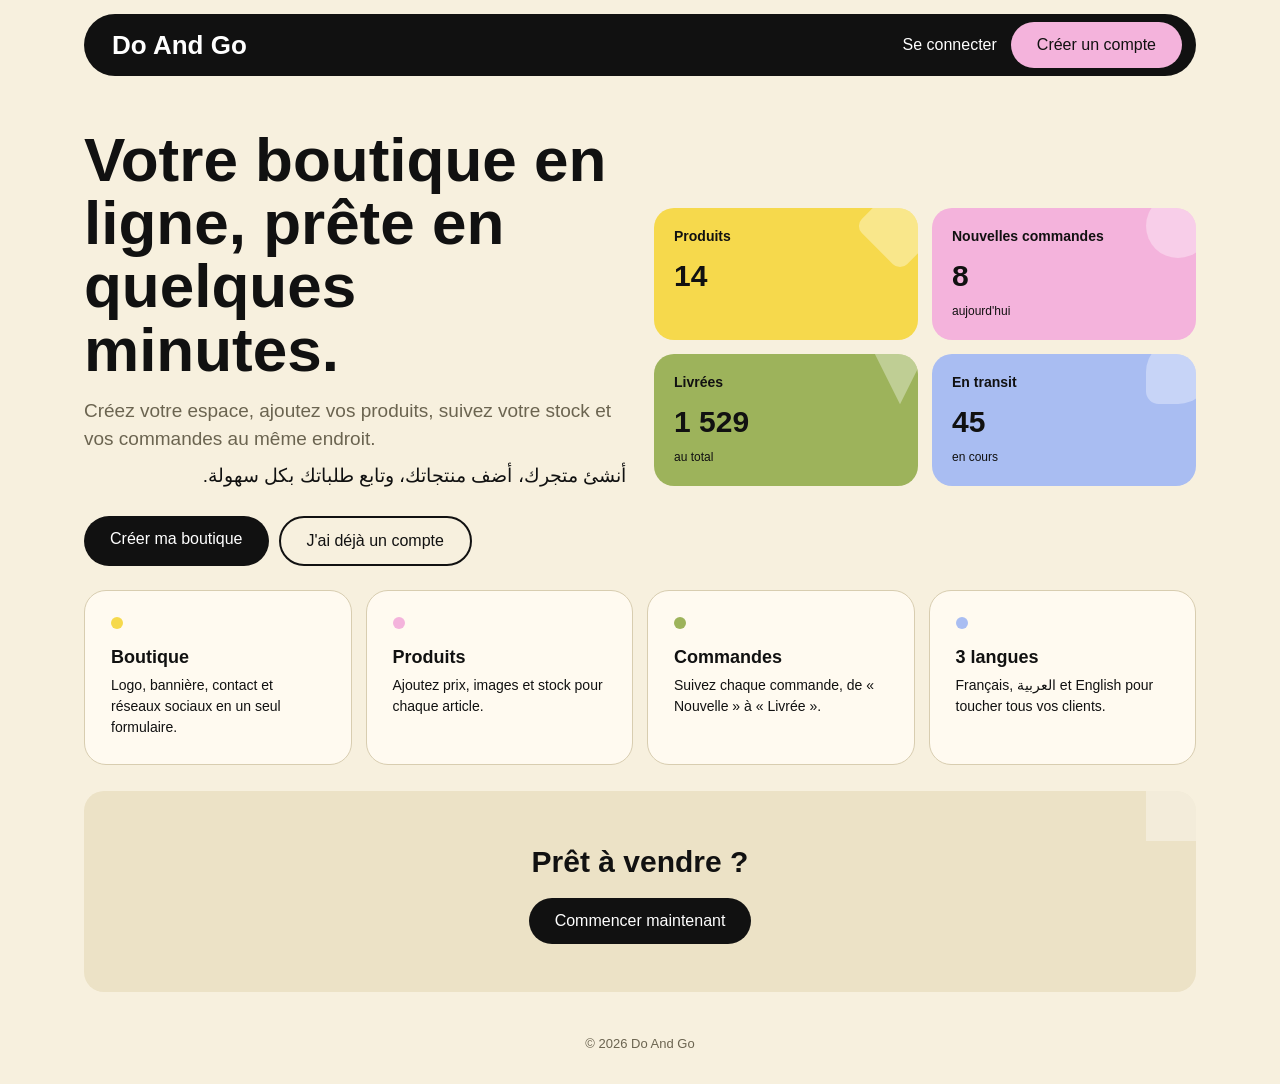
<file: index.html>
<!DOCTYPE html>
<html lang="en">
<head>
    <meta charset="UTF-8">
    <meta name="viewport" content="width=device-width, initial-scale=1.0">
    <title>Do And Go - Votre boutique en ligne</title>
    <link href="style.css" rel="stylesheet">
</head>
<body>
    <div class="wrap">
        <div class="top"><span class="brand">Do And Go</span>
            <nav>
                <a href="se_connecter.html">Se connecter</a>
                <a href="signup.html" class="pill pk">Créer un compte</a>
            </nav>
        </div>
        <section class="hero">
            <div>
                <h1>Votre boutique en ligne, prête en quelques minutes.</h1>
                <p class="lead">Créez votre espace, ajoutez vos produits, suivez votre stock et vos commandes au même endroit.</p>
                <p class="ar" dir="rtl">أنشئ متجرك، أضف منتجاتك، وتابع طلباتك بكل سهولة.</p>
                <div class="btns">
                    <a href="signup.html" class="pill">Créer ma boutique</a>
                    <a href="se_connecter.html" class="pill out">J'ai déjà un compte</a>
                </div>
            </div>
            <div class="grid" style="grid-template-columns:1fr 1fr">
                <div class="tile t-yellow">
                    <h6>Produits</h6>
                    <div class="n">14</div>
                </div>
                <div class="tile t-pink">
                    <h6>Nouvelles commandes</h6>
                    <div class="n">8</div><small>aujourd'hui</small>
                </div>
                <div class="tile t-green">
                    <h6>Livrées</h6>
                    <div class="n">1 529</div><small>au total</small>
                </div>
                <div class="tile t-blue">
                    <h6>En transit</h6>
                    <div class="n">45</div><small>en cours</small>
                </div>
            </div>
        </section>
        <section class="grid gf">
            <div class="panel"><span class="dot" style="background:#f6d94c"></span>
                <h5>Boutique</h5>
                <p>Logo, bannière, contact et réseaux sociaux en un seul formulaire.</p>
            </div>
            <div class="panel"><span class="dot" style="background:#f4b3dc"></span>
                <h5>Produits</h5>
                <p>Ajoutez prix, images et stock pour chaque article.</p>
            </div>
            <div class="panel"><span class="dot" style="background:#9db35b"></span>
                <h5>Commandes</h5>
                <p>Suivez chaque commande, de « Nouvelle » à « Livrée ».</p>
            </div>
            <div class="panel"><span class="dot" style="background:#a9bdf2"></span>
                <h5>3 langues</h5>
                <p>Français, العربية et English pour toucher tous vos clients.</p>
            </div>
        </section>
        <section class="tile t-sand cta">
            <h2>Prêt à vendre ?</h2>
            <a href="signup.html" class="pill">Commencer maintenant</a>
        </section>
        <footer>© 2026 Do And Go</footer>
    </div>
</body>
</html>
</file>
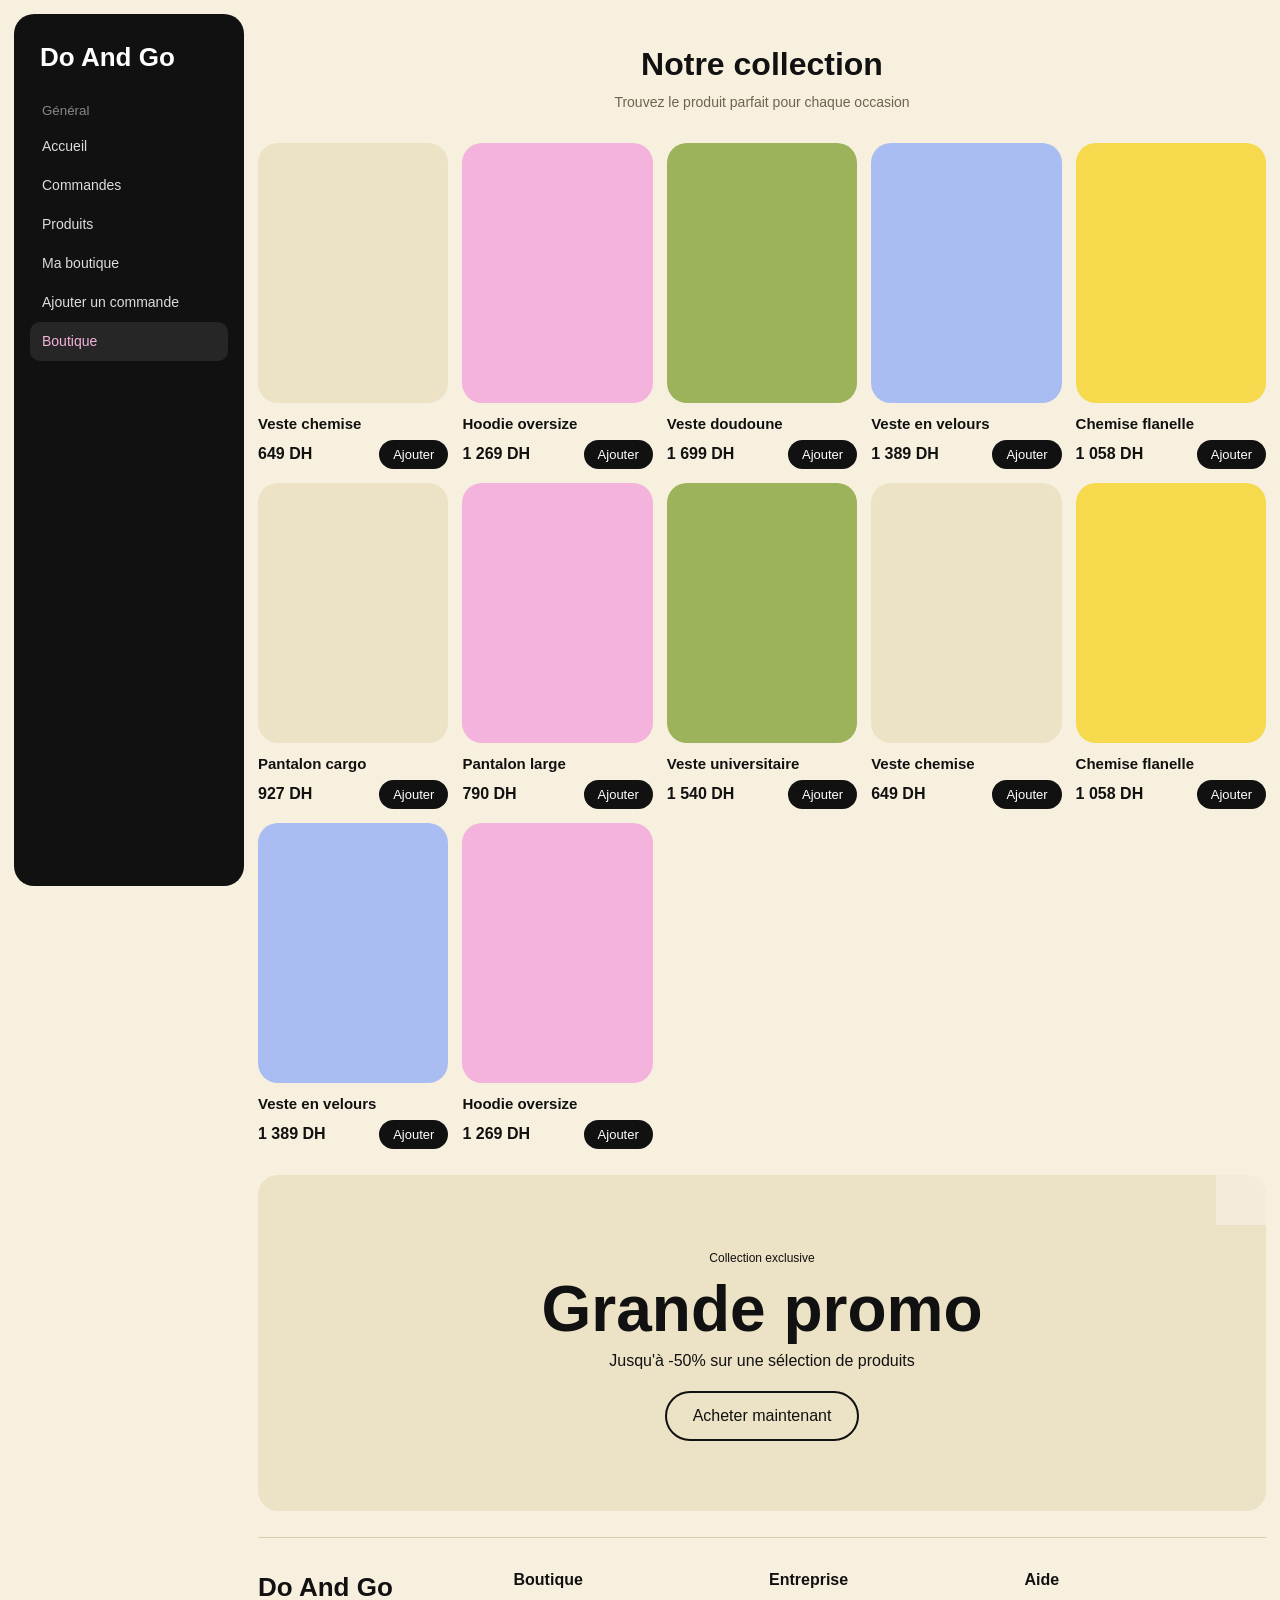
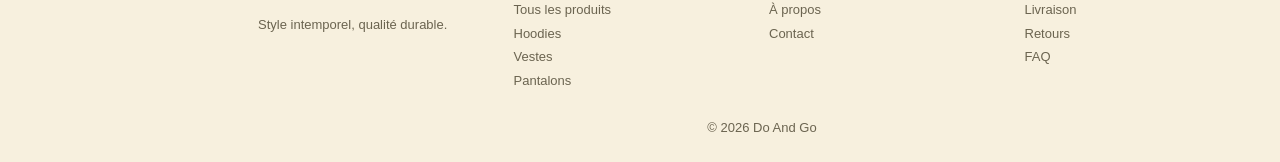
<file: boutique.html>
<!DOCTYPE html>
<html>

<head>
    <meta charset="UTF-8">
    <meta name="viewport" content="width=device-width, initial-scale=1.0">
    <title>Boutique</title>
    <link href="style.css" rel="stylesheet">
</head>

<body>
    <div class="shell">
        <aside class="side">
            <div class="brand">Do And Go</div>
            <small>Général</small>
            <a href="index.html">Accueil</a>
            <a href="cont.html">Commandes</a>
            <a href="produit.html">Produits</a>
            <a href="votre_boutique.html">Ma boutique</a>
            <a href="commande.html">Ajouter un commande</a>
            <a href="boutique.html" class="on">Boutique</a>
        </aside>
        <main class="main">
        <section class="center shop-head">
            <h1 class="hello">Notre collection</h1>
            <p class="sub">Trouvez le produit parfait pour chaque occasion</p>
        </section>

        <section class="grid g4 products">
            <article class="card">
                <div class="pimg t-sand"></div>
                <h5>Veste chemise</h5>
                <div class="row"><b>649 DH</b><a href="#" class="pill add">Ajouter</a></div>
            </article>
            <article class="card">
                <div class="pimg t-pink"></div>
                <h5>Hoodie oversize</h5>
                <div class="row"><b>1 269 DH</b><a href="#" class="pill add">Ajouter</a></div>
            </article>
            <article class="card">
                <div class="pimg t-green"></div>
                <h5>Veste doudoune</h5>
                <div class="row"><b>1 699 DH</b><a href="#" class="pill add">Ajouter</a></div>
            </article>
            <article class="card">
                <div class="pimg t-blue"></div>
                <h5>Veste en velours</h5>
                <div class="row"><b>1 389 DH</b><a href="#" class="pill add">Ajouter</a></div>
            </article>
            <article class="card">
                <div class="pimg t-yellow"></div>
                <h5>Chemise flanelle</h5>
                <div class="row"><b>1 058 DH</b><a href="#" class="pill add">Ajouter</a></div>
            </article>
            <article class="card">
                <div class="pimg t-sand"></div>
                <h5>Pantalon cargo</h5>
                <div class="row"><b>927 DH</b><a href="#" class="pill add">Ajouter</a></div>
            </article>
            <article class="card">
                <div class="pimg t-pink"></div>
                <h5>Pantalon large</h5>
                <div class="row"><b>790 DH</b><a href="#" class="pill add">Ajouter</a></div>
            </article>
            <article class="card">
                <div class="pimg t-green"></div>
                <h5>Veste universitaire</h5>
                <div class="row"><b>1 540 DH</b><a href="#" class="pill add">Ajouter</a></div>
            </article>
            <article class="card">
                <div class="pimg t-sand"></div>
                <h5>Veste chemise</h5>
                <div class="row"><b>649 DH</b><a href="#" class="pill add">Ajouter</a></div>
            </article>
            <article class="card">
                <div class="pimg t-yellow"></div>
                <h5>Chemise flanelle</h5>
                <div class="row"><b>1 058 DH</b><a href="#" class="pill add">Ajouter</a></div>
            </article>
            <article class="card">
                <div class="pimg t-blue"></div>
                <h5>Veste en velours</h5>
                <div class="row"><b>1 389 DH</b><a href="#" class="pill add">Ajouter</a></div>
            </article>
            <article class="card">
                <div class="pimg t-pink"></div>
                <h5>Hoodie oversize</h5>
                <div class="row"><b>1 269 DH</b><a href="#" class="pill add">Ajouter</a></div>
            </article>
        </section>

        <section class="tile t-sand promo">
            <small>Collection exclusive</small>
            <h2>Grande promo</h2>
            <p>Jusqu'à -50% sur une sélection de produits</p>
            <a href="#" class="pill out">Acheter maintenant</a>
        </section>

        <footer class="foot">
            <div class="grid gf">
                <div>
                    <div class="brand">Do And Go</div>
                    <p class="muted">Style intemporel, qualité durable.</p>
                </div>
                <div>
                    <h5>Boutique</h5>
                    <a href="#">Tous les produits</a>
                    <a href="#">Hoodies</a>
                    <a href="#">Vestes</a>
                    <a href="#">Pantalons</a>
                </div>
                <div>
                    <h5>Entreprise</h5>
                    <a href="#">À propos</a>
                    <a href="#">Contact</a>
                </div>
                <div>
                    <h5>Aide</h5>
                    <a href="#">Livraison</a>
                    <a href="#">Retours</a>
                    <a href="#">FAQ</a>
                </div>
            </div>
            <p class="copy">© 2026 Do And Go</p>
        </footer>
        </main>
    </div>
</body>

</html>
</file>
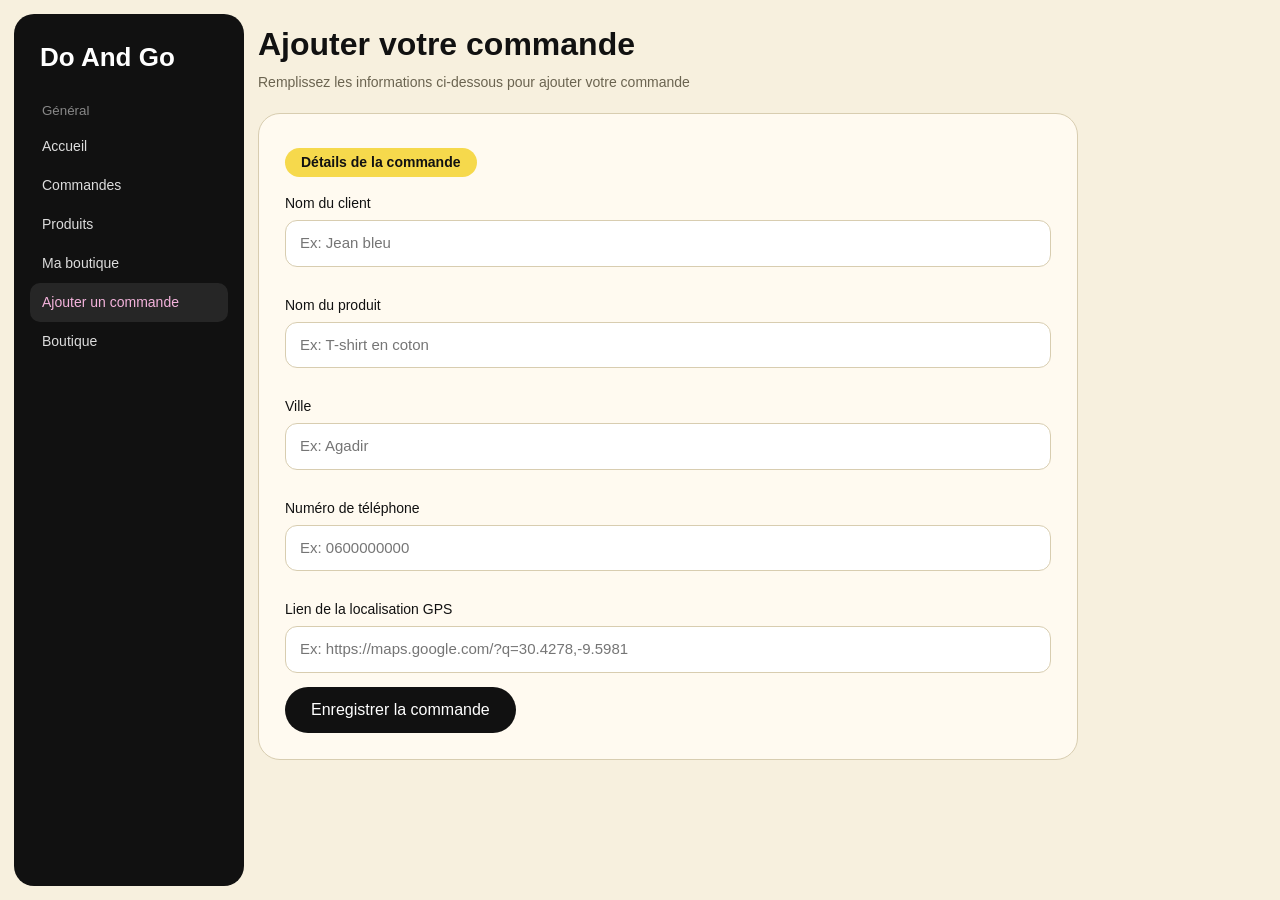
<file: commande.html>
<!DOCTYPE html>
<html>
<head>
    <meta charset="UTF-8">
    <meta name="viewport" content="width=device-width, initial-scale=1.0">
    <title>Ajouter une commande</title>
    <link href="style.css" rel="stylesheet">
</head>
<body>
    <div class="shell">
    <aside class="side">
      <div class="brand">Do And Go</div>
      <small>Général</small>
      <a href="index.html">Accueil</a>
      <a href="cont.html">Commandes</a>
      <a href="produit.html">Produits</a>
      <a href="votre_boutique.html">Ma boutique</a>
      <a href="commande.html" class="on">Ajouter un commande</a>
      <a href="boutique.html">Boutique</a>
    </aside>

    <main class="main">
      <h1 class="hello">Ajouter votre commande</h1>
      <p class="sub">Remplissez les informations ci-dessous pour ajouter votre commande</p>

      <form action="cont.html" method="get" class="panel" style="max-width:820px">
        <span class="sec">Détails de la commande</span>
        <div class="grid g2">
          <div class="field full">
            <label for="pn">Nom du client</label>
            <input type="text" id="pn" placeholder="Ex: Jean bleu" required>
          </div>
          <div class="field full">
            <label for="pn">Nom du produit</label>
            <input type="text" id="pn" placeholder="Ex: T-shirt en coton" required>
          </div>
          <div class="field full">
            <label for="pn">Ville</label>
            <input type="text" id="pn" placeholder="Ex: Agadir" required>
          </div>
          <div class="field full">
            <label for="pn">Numéro de téléphone</label>
            <input type="text" id="pn" placeholder="Ex: 0600000000" required>
          </div>
          <div class="field full">
            <label for="pn">Lien de la localisation GPS</label>
            <input type="url" id="pn" placeholder="Ex: https://maps.google.com/?q=30.4278,-9.5981" required>
          </div>
        </div>
        <button class="pill" type="submit">Enregistrer la commande</button>
      </form>
    </main>
  </div>
</body>
</html>
</file>
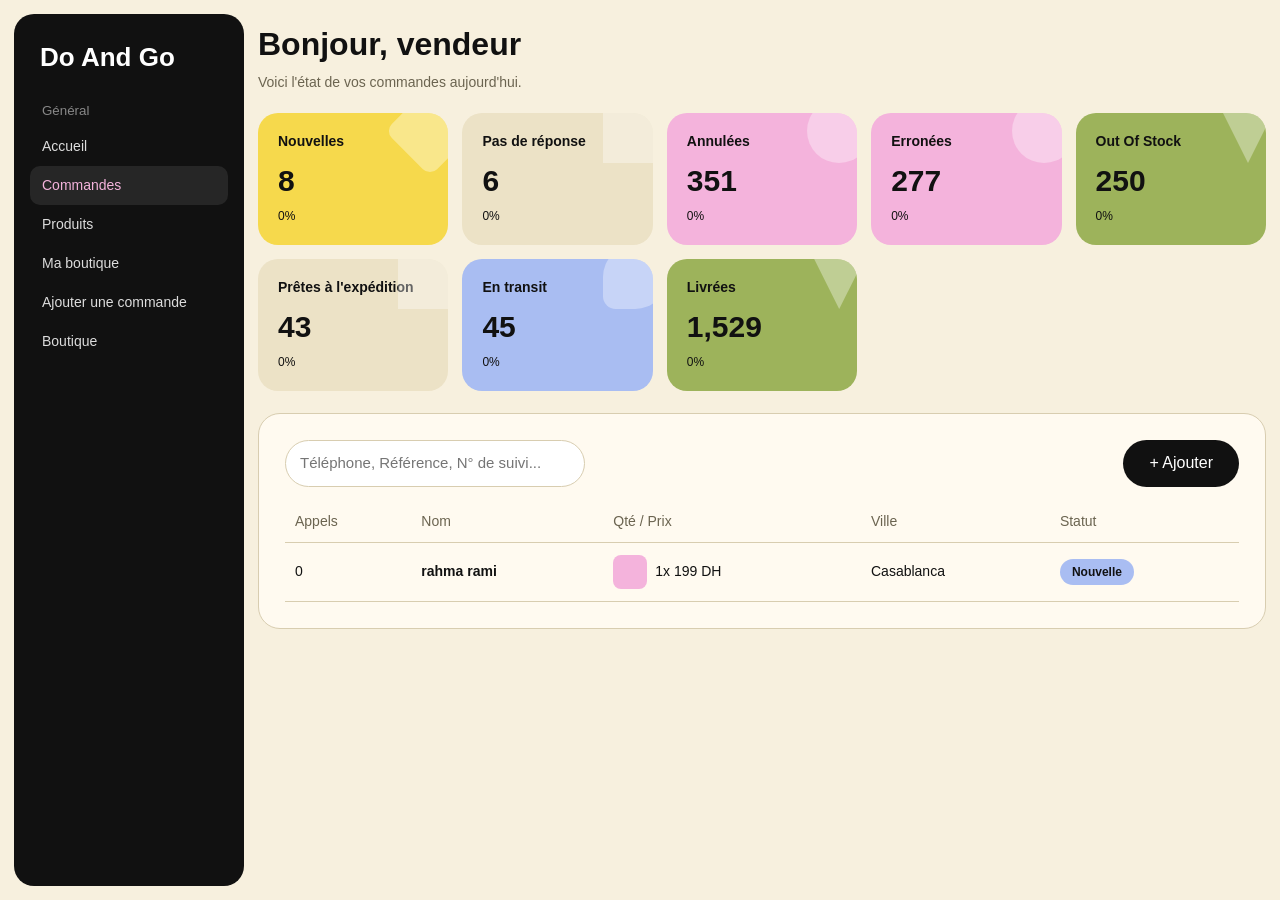
<file: cont.html>
<!DOCTYPE html>
<html>
<head>
    <meta charset="UTF-8">
    <meta name="viewport" content="width=device-width, initial-scale=1.0">
    <title>Tableau de bord - Commandes</title>
    <link href="style.css" rel="stylesheet">
</head>
<body>
    <div class="shell">
        <aside class="side">
            <div class="brand">Do And Go</div>
            <small>Général</small>
            <a href="index.html">Accueil</a>
            <a href="cont.html" class="on">Commandes</a>
            <a href="produit.html">Produits</a>
            <a href="votre_boutique.html">Ma boutique</a>
            <a href="commande.html">Ajouter une commande</a>
            <a href="boutique.html">Boutique</a>
        </aside>
        <main class="main">
            <h1 class="hello">Bonjour, vendeur</h1>
            <p class="sub">Voici l'état de vos commandes aujourd'hui.</p>
            <div class="grid g4 mb">
                <div class="tile t-yellow">
                    <h6>Nouvelles</h6>
                    <div class="n">8</div><small>0%</small>
                </div>
                <div class="tile t-sand">
                    <h6>Pas de réponse</h6>
                    <div class="n">6</div><small>0%</small>
                </div>
                <div class="tile t-pink">
                    <h6>Annulées</h6>
                    <div class="n">351</div><small>0%</small>
                </div>
                <div class="tile t-pink">
                    <h6>Erronées</h6>
                    <div class="n">277</div><small>0%</small>
                </div>
                <div class="tile t-green">
                    <h6>Out Of Stock</h6>
                    <div class="n">250</div><small>0%</small>
                </div>
                <div class="tile t-sand">
                    <h6>Prêtes à l'expédition</h6>
                    <div class="n">43</div><small>0%</small>
                </div>
                <div class="tile t-blue">
                    <h6>En transit</h6>
                    <div class="n">45</div><small>0%</small>
                </div>
                <div class="tile t-green">
                    <h6>Livrées</h6>
                    <div class="n">1,529</div><small>0%</small>
                </div>
            </div>
            <div class="panel">
                <div class="toolbar">
                    <input class="search" placeholder="Téléphone, Référence, N° de suivi...">
                    <a href="commande.html" class="pill">+ Ajouter</a>
                </div>
                <div class="tbl-wrap">
                    <table class="tbl">
                        <thead>
                            <tr>
                                <th>Appels</th>
                                <th>Nom</th>
                                <th>Qté / Prix</th>
                                <th>Ville</th>
                                <th>Statut</th>
                            </tr>
                        </thead>
                        <tbody>
                            <tr>
                                <td>0</td>
                                <td><b>rahma rami</b></td>
                                <td><span class="thumb"></span>1x 199 DH</td>
                                <td>Casablanca</td>
                                <td><span class="chip">Nouvelle</span></td>
                            </tr>
                        </tbody>
                    </table>
                </div>
            </div>
        </main>
    </div>
</body>
</html>
</file>
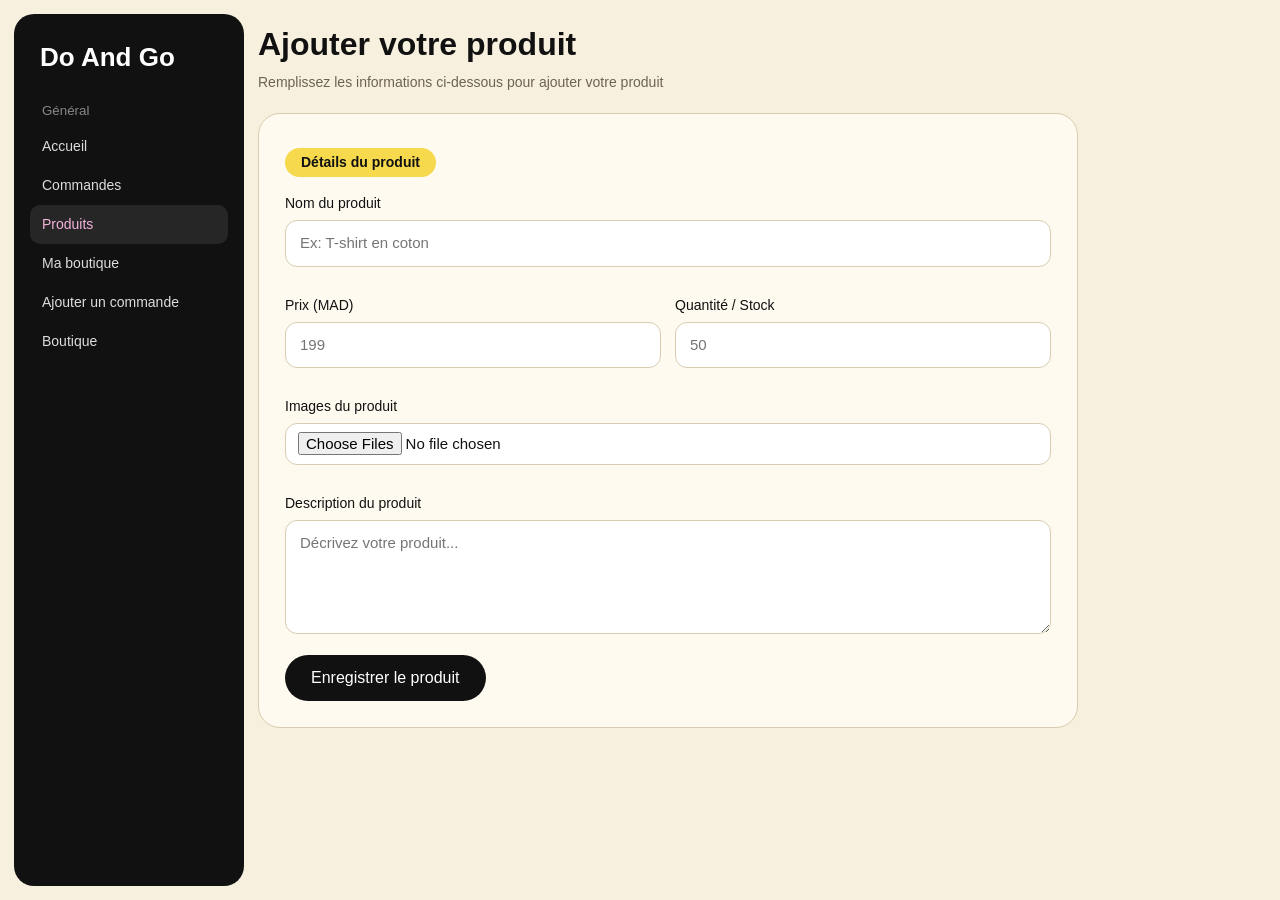
<file: produit.html>
<!DOCTYPE html>
<html>
<head>
    <meta charset="UTF-8">
    <meta name="viewport" content="width=device-width, initial-scale=1.0">
    <title>Ajouter un produit</title>
    <link href="style.css" rel="stylesheet">
</head>
<body>
    <div class="shell">
        <aside class="side">
            <div class="brand">Do And Go</div>
            <small>Général</small>
            <a href="index.html">Accueil</a>
            <a href="cont.html">Commandes</a>
            <a href="produit.html" class="on">Produits</a>
            <a href="votre_boutique.html">Ma boutique</a>
            <a href="commande.html">Ajouter un commande</a>
            <a href="boutique.html">Boutique</a>
        </aside>
        <main class="main">
            <h1 class="hello">Ajouter votre produit</h1>
            <p class="sub">Remplissez les informations ci-dessous pour ajouter votre produit</p>
            <form action="cont.html" class="panel" style="max-width:820px">
                <span class="sec">Détails du produit</span>
                <div class="grid g2">
                    <div class="field full">
                        <label for="pn">Nom du produit</label>
                        <input type="text" id="pn" placeholder="Ex: T-shirt en coton" required>
                    </div>
                    <div class="field">
                        <label for="pp">Prix (MAD)</label>
                        <input type="number" id="pp" placeholder="199" required>
                    </div>
                    <div class="field">
                        <label for="ps">Quantité / Stock</label>
                        <input type="number" id="ps" placeholder="50" required>
                    </div>
                    <div class="field full">
                        <label for="pi">Images du produit</label>
                        <input type="file" id="pi" multiple accept="image/*" required>
                    </div>
                    <div class="field full">
                        <label for="pd">Description du produit</label>
                        <textarea id="pd" rows="4" placeholder="Décrivez votre produit..."></textarea>
                    </div>
                </div>
                <button class="pill" type="submit">Enregistrer le produit</button>
            </form>
        </main>
    </div>
</body>
</html>
</file>
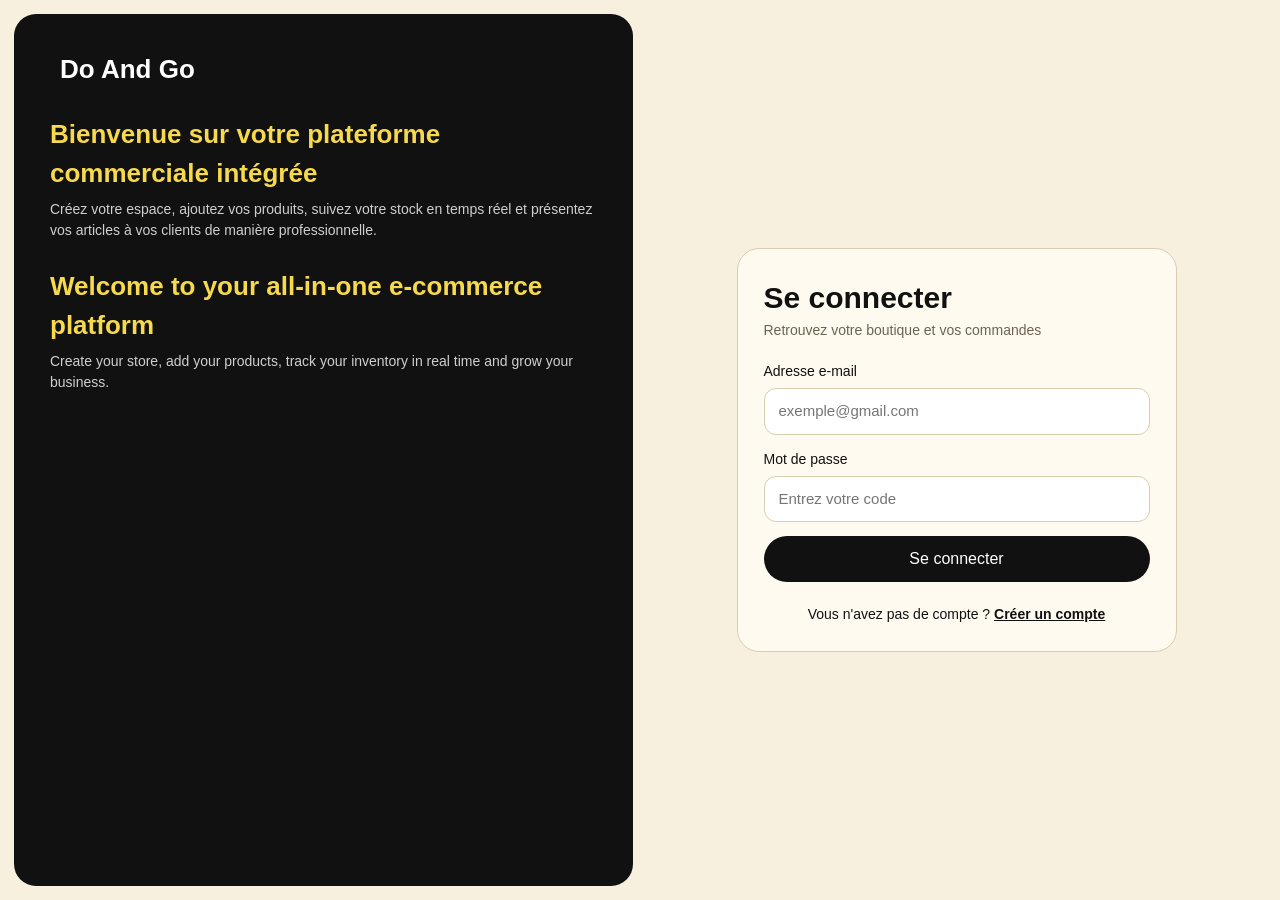
<file: se_connecter.html>
<!DOCTYPE html>
<html>
<head>
    <meta charset="UTF-8">
    <meta name="viewport" content="width=device-width, initial-scale=1.0">
    <title>Se connecter</title>
    <link href="style.css" rel="stylesheet">
</head>
<body>
    <div class="auth">
        <div class="auth-l">
            <div class="brand">Do And Go</div>
            <h2>Bienvenue sur votre plateforme commerciale intégrée</h2>
            <p>Créez votre espace, ajoutez vos produits, suivez votre stock en temps réel et présentez vos articles à
                vos clients de manière professionnelle.</p>
            <h2>Welcome to your all-in-one e-commerce platform</h2>
            <p>Create your store, add your products, track your inventory in real time and grow your business.</p>
        </div>
        <div class="auth-r">
            <div class="panel auth-box">
                <h1 class="hello">Se connecter</h1>
                <p class="sub">Retrouvez votre boutique et vos commandes</p>
                <form action="votre_boutique.html">
                    <div class="field">
                        <label for="gmail">Adresse e-mail</label>
                        <input type="email" id="gmail" placeholder="exemple@gmail.com" required>
                    </div>
                    <div class="field">
                        <label for="code">Mot de passe</label>
                        <input type="password" id="code" placeholder="Entrez votre code" required>
                    </div>
                    <button class="pill w100" type="submit">Se connecter</button>
                </form>
                <p class="center mt">Vous n'avez pas de compte ? <a href="signup.html"><b>Créer un compte</b></a></p>
            </div>
        </div>
    </div>
</body>
</html>
</file>
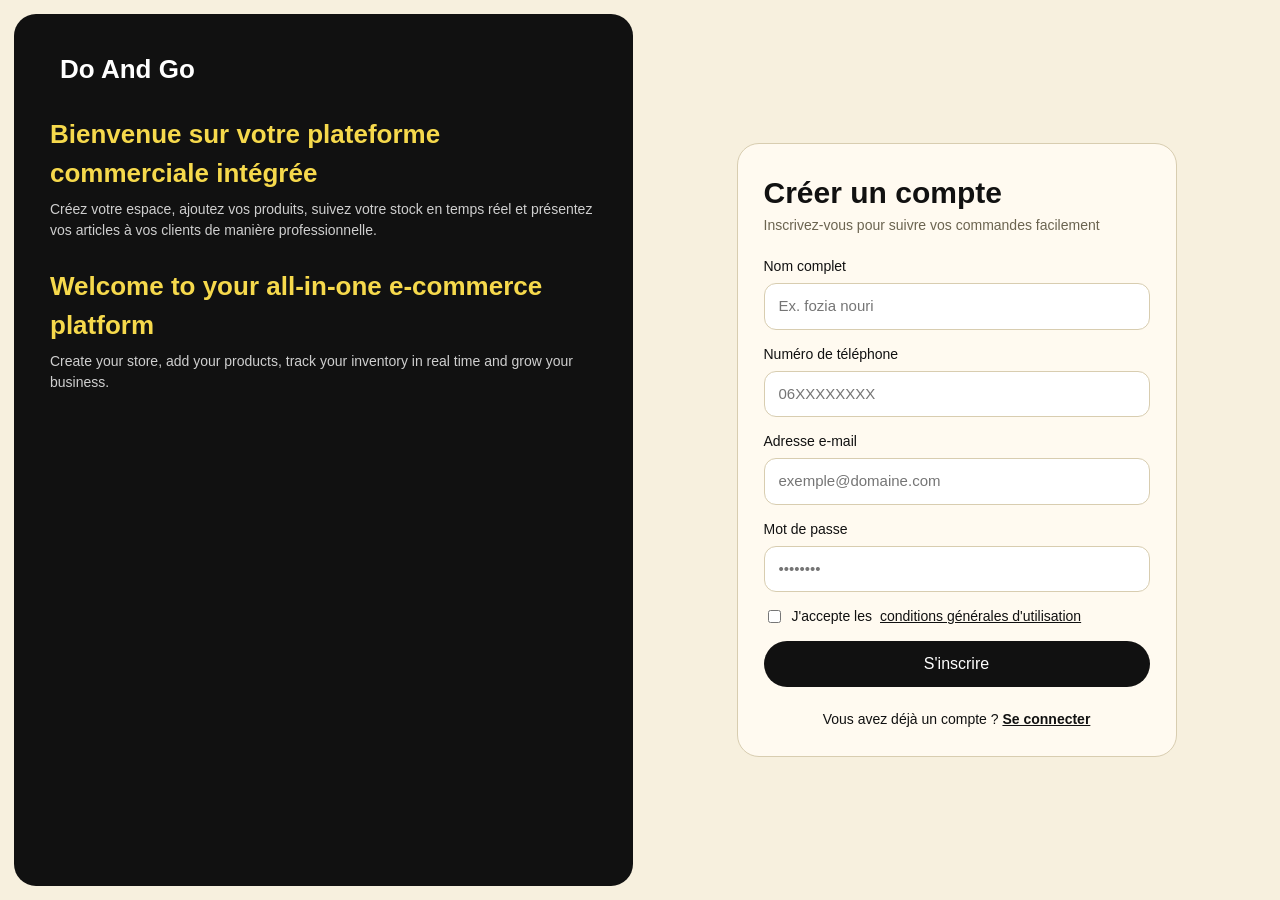
<file: signup.html>
<!DOCTYPE html>
<html lang="en">
<head>
    <meta charset="UTF-8">
    <meta name="viewport" content="width=device-width, initial-scale=1.0">
    <title>Créer un compte</title>
    <link href="style.css" rel="stylesheet">
</head>
<body>
    <div class="auth">
        <div class="auth-l">
            <div class="brand">Do And Go</div>
            <h2>Bienvenue sur votre plateforme commerciale intégrée</h2>
            <p>Créez votre espace, ajoutez vos produits, suivez votre stock en temps réel et présentez vos articles à
                vos clients de manière professionnelle.</p>
            <h2>Welcome to your all-in-one e-commerce platform</h2>
            <p>Create your store, add your products, track your inventory in real time and grow your business.</p>
        </div>
        <div class="auth-r">
            <div class="panel auth-box">
                <h1 class="hello">Créer un compte</h1>
                <p class="sub">Inscrivez-vous pour suivre vos commandes facilement</p>
                <form action="se_connecter.html">
                    <div class="field">
                        <label for="fn">Nom complet</label>
                        <input id="fn" placeholder="Ex. fozia nouri" required>
                    </div>
                    <div class="field">
                        <label for="ph">Numéro de téléphone</label>
                        <input type="tel" id="ph" placeholder="06XXXXXXXX" required>
                    </div>
                    <div class="field">
                        <label for="em">Adresse e-mail</label>
                        <input type="email" id="em" placeholder="exemple@domaine.com" required>
                    </div>
                    <div class="field">
                        <label for="pw">Mot de passe</label>
                        <input type="password" id="pw" placeholder="••••••••" required>
                    </div>
                    <div class="field">
                        <label class="check" for="ter"><input type="checkbox" id="ter" required>J'accepte les <a href="conditions.html">conditions générales d'utilisation</a></label>
                    </div>
                    <button class="pill w100" type="submit">S'inscrire</button>
                </form>
                <p class="center mt">Vous avez déjà un compte ? <a href="se_connecter.html"><b>Se connecter</b></a></p>
            </div>
        </div>
    </div>
</body>
</html>
</file>
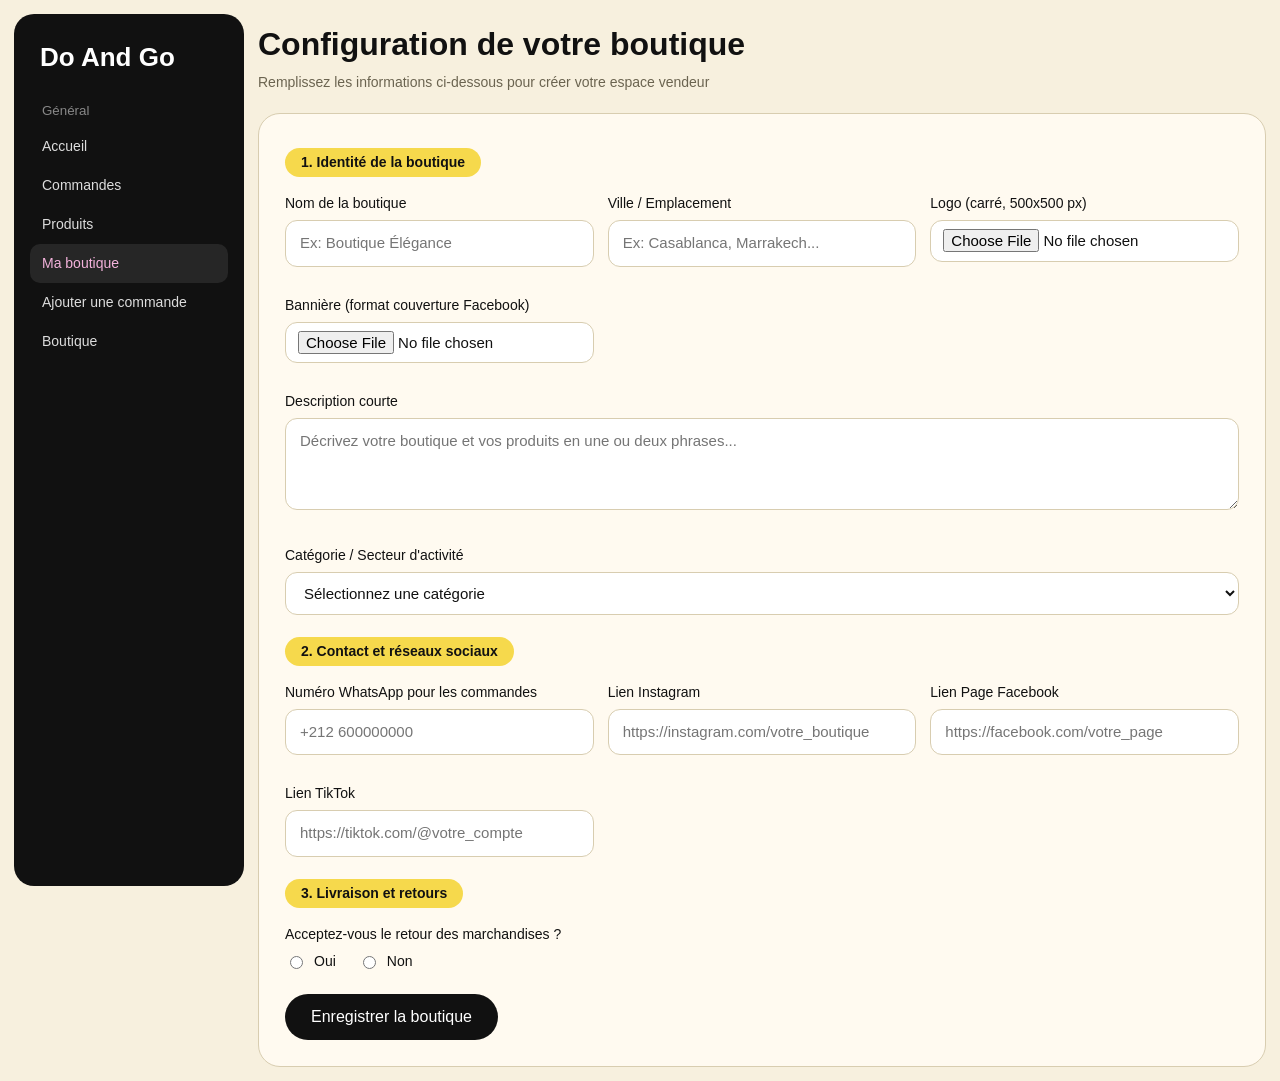
<file: votre_boutique.html>
<!DOCTYPE html>
<html lang="en">
<head>
    <meta charset="UTF-8">
    <meta name="viewport" content="width=device-width, initial-scale=1.0">
    <title>Configuration de la boutique</title>
    <link href="style.css" rel="stylesheet">
</head>
<body>
   <div class="shell">
        <aside class="side">
            <div class="brand">Do And Go</div>
            <small>Général</small>
            <a href="index.html">Accueil</a>
            <a href="cont.html">Commandes</a>
            <a href="produit.html">Produits</a>
            <a href="votre_boutique.html" class="on">Ma boutique</a>
            <a href="commande.html">Ajouter une commande</a>
            <a href="boutique.html">Boutique</a>
        </aside>
        <main class="main">
            <h1 class="hello">Configuration de votre boutique</h1>
            <p class="sub">Remplissez les informations ci-dessous pour créer votre espace vendeur</p>
            <form action="produit.html" class="panel">
                <span class="sec">1. Identité de la boutique</span>
                <div class="grid g2">
                    <div class="field">
                        <label for="sn">Nom de la boutique</label>
                        <input id="sn" placeholder="Ex: Boutique Élégance" required>
                    </div>
                    <div class="field">
                        <label for="sl">Ville / Emplacement</label>
                        <input id="sl" placeholder="Ex: Casablanca, Marrakech..." required>
                    </div>
                    <div class="field">
                        <label for="lg">Logo (carré, 500x500 px)</label>
                        <input type="file" id="lg" accept="image/*">
                    </div>
                    <div class="field">
                        <label for="bn">Bannière (format couverture Facebook)</label>
                        <input type="file" id="bn" accept="image/*">
                    </div>
                    <div class="field full">
                        <label for="ds">Description courte</label>
                        <textarea id="ds" rows="3" placeholder="Décrivez votre boutique et vos produits en une ou deux phrases..."></textarea>
                    </div>
                    <div class="field full"><label for="ct">Catégorie / Secteur d'activité</label>
                        <select id="ct" required>
                            <option value="" selected disabled>Sélectionnez une catégorie</option>
                            <option>Vêtements et Mode</option>
                            <option>Électronique et High-Tech</option>
                            <option>Produits du terroir et Maghreb</option>
                            <option>Maison et Décoration</option>
                            <option>Beauté et Cosmétique</option>
                            <option>Autre</option>
                        </select>
                    </div>
                </div>
                <span class="sec mt">2. Contact et réseaux sociaux</span>
                <div class="grid g2">
                    <div class="field">
                        <label for="wa">Numéro WhatsApp pour les commandes</label>
                        <input type="tel" id="wa" placeholder="+212 600000000" required>
                    </div>
                    <div class="field">
                        <label for="ig">Lien Instagram</label>
                        <input type="url" id="ig" placeholder="https://instagram.com/votre_boutique">
                    </div>
                    <div class="field">
                        <label for="fb">Lien Page Facebook</label>
                        <input type="url" id="fb" placeholder="https://facebook.com/votre_page">
                    </div>
                    <div class="field">
                        <label for="tk">Lien TikTok</label>
                        <input type="url" id="tk" placeholder="https://tiktok.com/@votre_compte">
                    </div>
                </div>
                <span class="sec mt">3. Livraison et retours</span>
                <label>Acceptez-vous le retour des marchandises ?</label>
                <div class="inline">
                    <label class="check"><input type="radio" name="rp" required> Oui</label>
                    <label class="check"><input type="radio" name="rp"> Non</label>
                </div>
                <div class="mt">
                    <button class="pill" type="submit">Enregistrer la boutique</button>
                </div>
            </form>
        </main>
    </div> 
</body>
</html>
</file>
<file: style.css>
* {
    box-sizing: border-box;
}

body {
    margin: 0;
    background: #f7f0de;
    font-family: 'Outfit', 'Segoe UI', sans-serif;
    color: #111;
    min-height: 100vh;
    line-height: 1.5;
}

a {
    color: inherit;
}

h1,h2,h5,h6,p {margin: 0;}

.muted {color:#6b6450;}

.wrap {
    max-width: 1140px;
    margin: 0 auto;
    padding: 14px;
}

.grid {
    display: grid;
    gap: 14px;
}

.g2 {
    grid-template-columns: repeat(auto-fit, minmax(260px, 1fr));
}

.g4 {
    grid-template-columns: repeat(auto-fit, minmax(170px, 1fr));
}

.gf {
    grid-template-columns: repeat(auto-fit, minmax(220px, 1fr));
}

.full {
    grid-column-start: 1;
    grid-column-end: -1;
}

.mt {
    margin-top: 22px;
}

.mb {
    margin-bottom: 22px;
}

.shell {
    display: flex;
    gap: 14px;
    padding: 14px;
    min-height: 100vh;
}

.side {
    background: #111;
    color: #fff;
    border-radius: 20px;
    width: 230px;/* 100vh */
    flex: none;
    padding: 24px 16px;
    position: sticky;
    top: 14px;
    height: calc(100vh - 28px);
}

.brand {
    font-weight: 700;
    font-size: 26px;
    margin: 0 0 24px 10px;
}

.brand i {
    display: inline-block;
    width: 10px;
    height: 10px;
    border-radius: 50%;
    background: #f4b3dc;
    margin-left: 3px;
}

.side small {
    display: block;
    color: #888;
    margin: 14px 0 6px 12px;
}

.side a {
    display: block;
    color: #ddd;
    padding: 9px 12px;
    border-radius: 10px;
    text-decoration: none;
    font-size: 14px;
}

.side a.on,
.side a:hover {
    background: #262626;
    color: #f4b3dc;
}

.main {
    flex: 1;
    min-width: 0;
}

.hello {
    font-size: 32px;
    font-weight: 600;
    margin: 6px 0 4px;
}

.sub {
    color: #6b6450;
    font-size: 14px;
    margin-bottom: 20px;
}

.tile {
    border-radius: 20px;
    padding: 18px 20px;
    position: relative;
    overflow: hidden;
}

.tile h6 {
    font-size: 14px;
    font-weight: 600;
    margin-bottom: 6px;
}

.tile .n {
    font-size: 30px;
    font-weight: 700;
}

.tile small {font-size: 12px;}

.tile::after {
    content: "";
    position: absolute;
    right: -14px;
    top: -14px;
    width: 64px;
    height: 64px;
    background: rgba(255, 255, 255, .35);
}

.t-pink {background: #f4b3dc;}

.t-yellow {background: #f6d94c;}

.t-green {background: #9db35b;}

.t-blue {background: #a9bdf2;}

.t-sand {background: #ece2c6;}

.t-pink::after {
    border-radius: 50%;
}

.t-yellow::after {
    transform: rotate(45deg);
    border-radius: 10px;
}

.t-green::after {
    clip-path: polygon(0 0, 100% 0, 50% 100%);
}

.t-blue::after {
    border-radius: 50% 20% 50% 20%;
}

.panel {
    background: #fffaf0;
    border-radius: 22px;
    padding: 26px;
    border: 1px solid #d8cdb0;
}

.panel h5 {
    font-size: 18px;
    font-weight: 600;
    margin-bottom: 4px;
}

.panel p {font-size: 14px;}

.dot {
    display: inline-block;
    width: 12px;
    height: 12px;
    border-radius: 50%;
    margin-bottom: 8px;
}

.sec {
    display: inline-block;
    background: #f6d94c;
    border-radius: 999px;
    padding: 4px 16px;
    font-weight: 600;
    font-size: 14px;
    margin: 8px 0 16px;
}

.field {margin-bottom: 14px;}

label {
    display: block;
    font-weight: 500;
    font-size: 14px;
    margin-bottom: 6px;
}

input,select,textarea {
    width: 100%;
    font: inherit;
    font-size: 15px;
    color: #111;
    background: #fff;
    border: 1px solid #d8cdb0;
    border-radius: 12px;
    padding: 11px 14px;
}

input:focus,select:focus,textarea:focus {
    outline: none;
    border-color: #111;
    box-shadow: 0 0 0 3px #f4b3dc;
}

input[type=checkbox],input[type=radio] {
    width: auto;
    accent-color: #111;
}

input[type=file] {padding: 8px 12px;}

textarea {resize: vertical;}

.check {
    display: flex;
    align-items: center;
    gap: 8px;
    font-size: 14px;
    font-weight: 400;
    margin: 0;
}

.inline {
    display: flex;
    gap: 22px;
    margin-bottom: 6px;
}

.pill {
    display: inline-block;
    background: #111;
    color: #fff;
    border: 0;
    border-radius: 999px;
    padding: 11px 26px;
    font: inherit;
    font-weight: 500;
    text-decoration: none;
    cursor: pointer;
    text-align: center;
}

.pill:hover {background: #333;}

.pill.out {
    background: transparent;
    color: #111;
    border: 2px solid #111;
}

.pill.out:hover {
    background: #111;
    color: #fff
}

.pill.w100 {
    width: 100%
}

.pill.pk {
    background: #f4b3dc;
    color: #111;
}

.toolbar {
    display: flex;
    flex-wrap: wrap;
    justify-content: space-between;
    gap: 10px;
    margin-bottom: 14px;
}

.search {
    max-width: 300px;
    border-radius: 999px;
}

.tbl-wrap {overflow-x: auto;}

.tbl {
    width: 100%;
    border-collapse: collapse;
    font-size: 14px;
}

.tbl th {
    text-align: left;
    color: #6b6450;
    font-weight: 500;
    padding: 10px;
    border-bottom: 1px solid #d8cdb0;
}

.tbl td {
    padding: 12px 10px;
    border-bottom: 1px solid #d8cdb0;
    vertical-align: middle;
}

.thumb {
    display: inline-block;
    width: 34px;
    height: 34px;
    border-radius: 8px;
    background: #f4b3dc;
    vertical-align: middle;
    margin-right: 8px;
}

.chip {
    display: inline-block;
    border-radius: 999px;
    padding: 4px 12px;
    font-size: 12px;
    font-weight: 600;
    background: #a9bdf2;
}

.auth {
    display: grid;
    grid-template-columns: 1fr 1fr;
    gap: 14px;
    min-height: 100vh;
    padding: 14px;
}

.auth-l {
    background: #111;
    color: #fff;
    border-radius: 22px;
    padding: 36px;
}

.auth-l h2 {
    color: #f6d94c;
    font-weight: 600;
    font-size: 26px;
    margin-top: 26px;
}

.auth-l p {
    color: #cfcfcf;
    font-size: 14px;
    margin-top: 6px;
}


.auth-r {
    display: flex;
    align-items: center;
    justify-content: center;
    padding: 10px;
}

.auth-box {
    width: 100%;
    max-width: 440px;
}

.auth-box .hello {
    font-size: 30px;
    margin: 0;
}

.center {text-align: center;}

.top {
    display: flex;
    flex-wrap: wrap;
    align-items: center;
    justify-content: space-between;
    gap: 10px;
    background: #111;
    color: #fff;
    border-radius: 999px;
    padding: 8px 14px 8px 28px;
    margin-bottom: 28px;
}

.top .brand {margin: 0;}

.top nav {
    display: flex;
    align-items: center;
    gap: 14px;
}

.top nav a:not(.pill) {text-decoration: none;}

.hero {
    display: grid;
    grid-template-columns: 1fr 1fr;
    gap: 28px;
    align-items: center;
    padding: 24px 0;
}

.hero h1 {
    font-size: clamp(36px, 6vw, 62px);
    font-weight: 700;
    line-height: 1.02;
}

.hero .lead {
    font-size: 19px;
    color: #6b6450;
    margin-top: 16px;
}

.hero .ar {
    font-size: 19px;
    margin-top: 8px;
}

.btns {
    display: flex;
    gap: 10px;
    flex-wrap: wrap;
    margin-top: 26px;
}

.cta {
    text-align: center;
    padding: 48px 20px;
    margin: 26px 0;
}

.cta h2 {
    font-size: 30px;
    font-weight: 700;
    margin-bottom: 14px;
}

footer {
    text-align: center;
    font-size: 13px;
    color: #6b6450;
    padding: 16px;
}
/* ===== Page boutique ===== */
.shop-head {padding: 20px 0 10px;}

.products {margin-bottom: 26px;}

.card h5 {
    font-size: 15px;
    font-weight: 600;
    margin: 10px 0 4px;
}

.pimg {
    height: 260px;
    border-radius: 20px;
}

.pimg::after {display: none;}

.card .row {
    display: flex;
    align-items: center;
    justify-content: space-between;
    gap: 8px;
}

.pill.add {
    padding: 5px 14px;
    font-size: 13px;
}

.promo {
    text-align: center;
    padding: 70px 20px;
    margin-bottom: 26px;
}

.promo h2 {
    font-size: clamp(36px, 7vw, 64px);
    font-weight: 700;
    line-height: 1;
    margin: 8px 0;
}

.promo p {margin-bottom: 18px;}

.foot {
    padding: 30px 0 10px;
    border-top: 1px solid #d8cdb0;
    text-align: left;
    color: #111;
}

.foot h5 {
    font-size: 16px;
    font-weight: 600;
    margin-bottom: 8px;
}

.foot a {
    display: block;
    font-size: 13px;
    color: #6b6450;
    text-decoration: none;
    margin-bottom: 4px;
}

.foot .brand {margin: 0 0 8px;}

.foot .copy {
    text-align: center;
    font-size: 13px;
    color: #6b6450;
    margin-top: 24px;
}
@media(max-width:991px) {
    .shell {
        flex-direction: column;
    }

    .side {
        position: static;
        width: 100%;
        height: auto;
    }

    .side a {
        display: inline-block;
    }
}

@media(max-width:860px) {

    .auth,
    .hero {
        grid-template-columns: 1fr;
    }

    .auth-l {
        display: none;
    }
}
</file>
